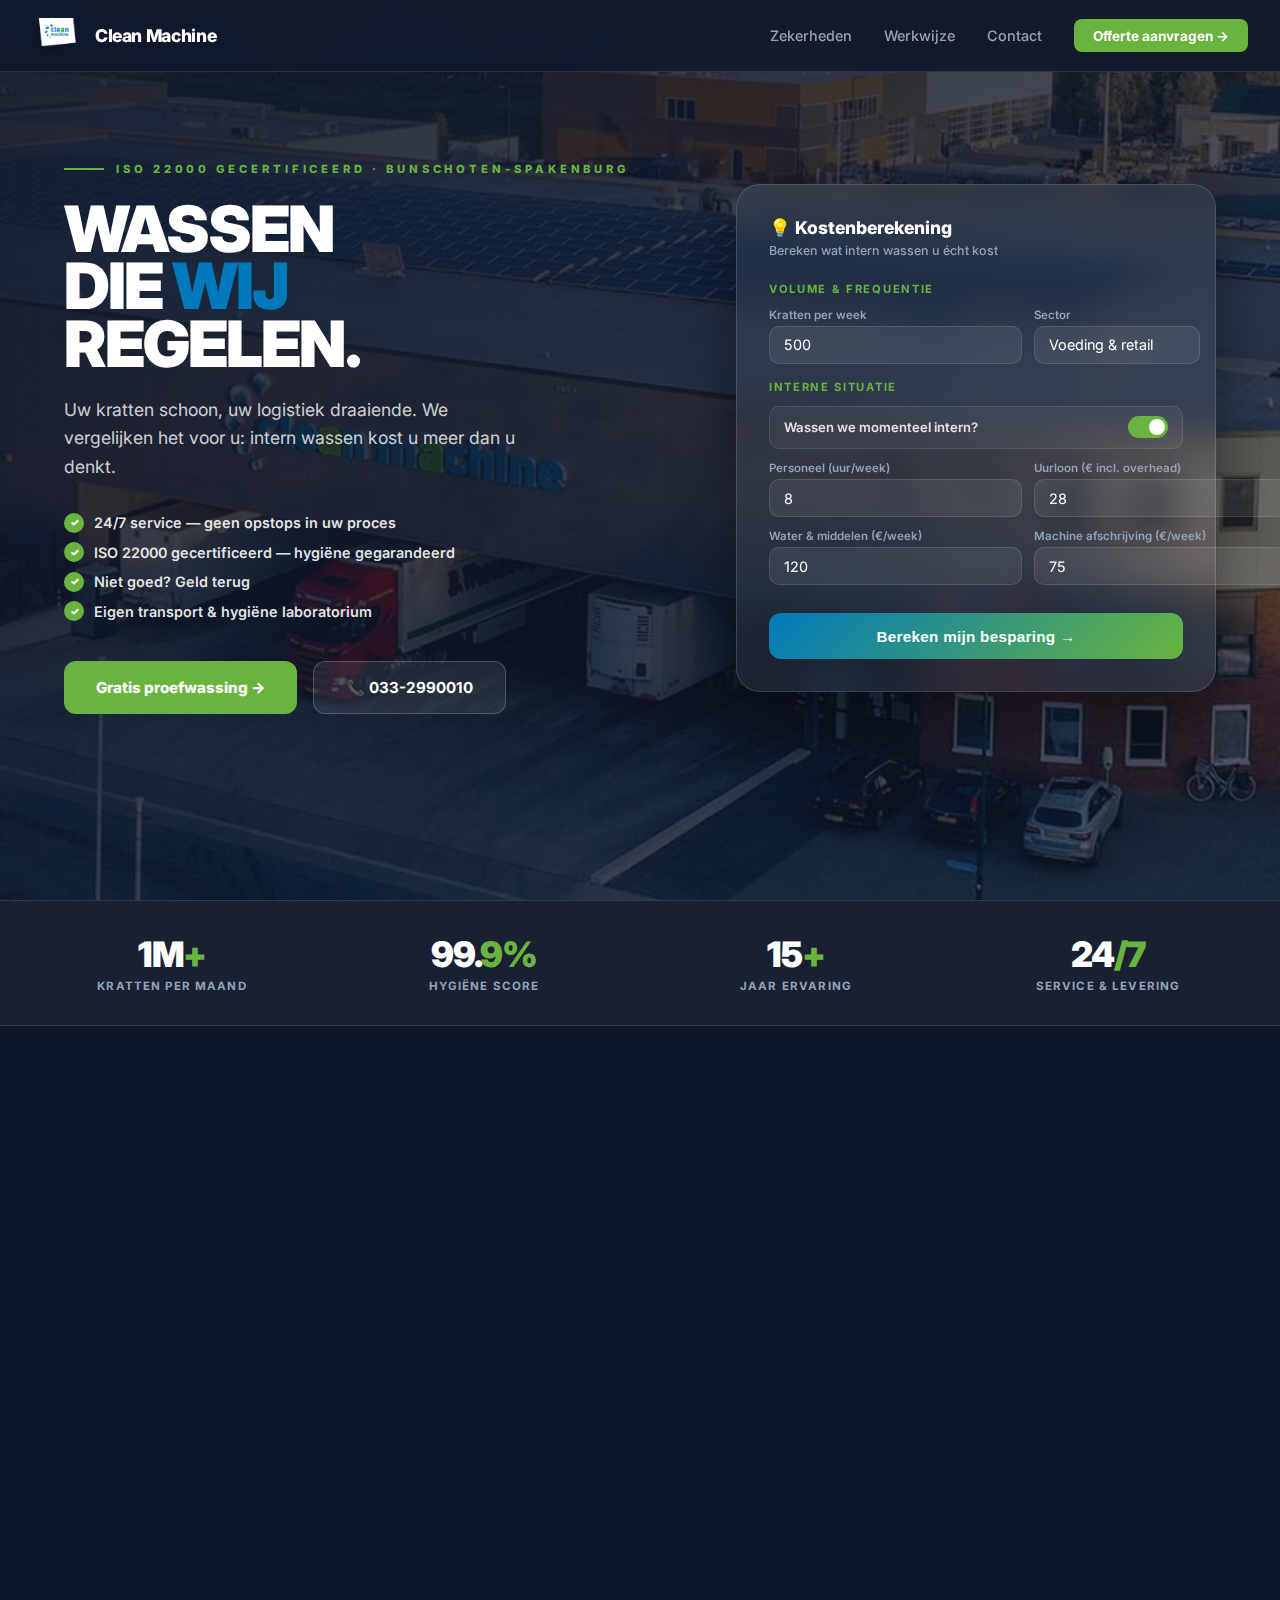
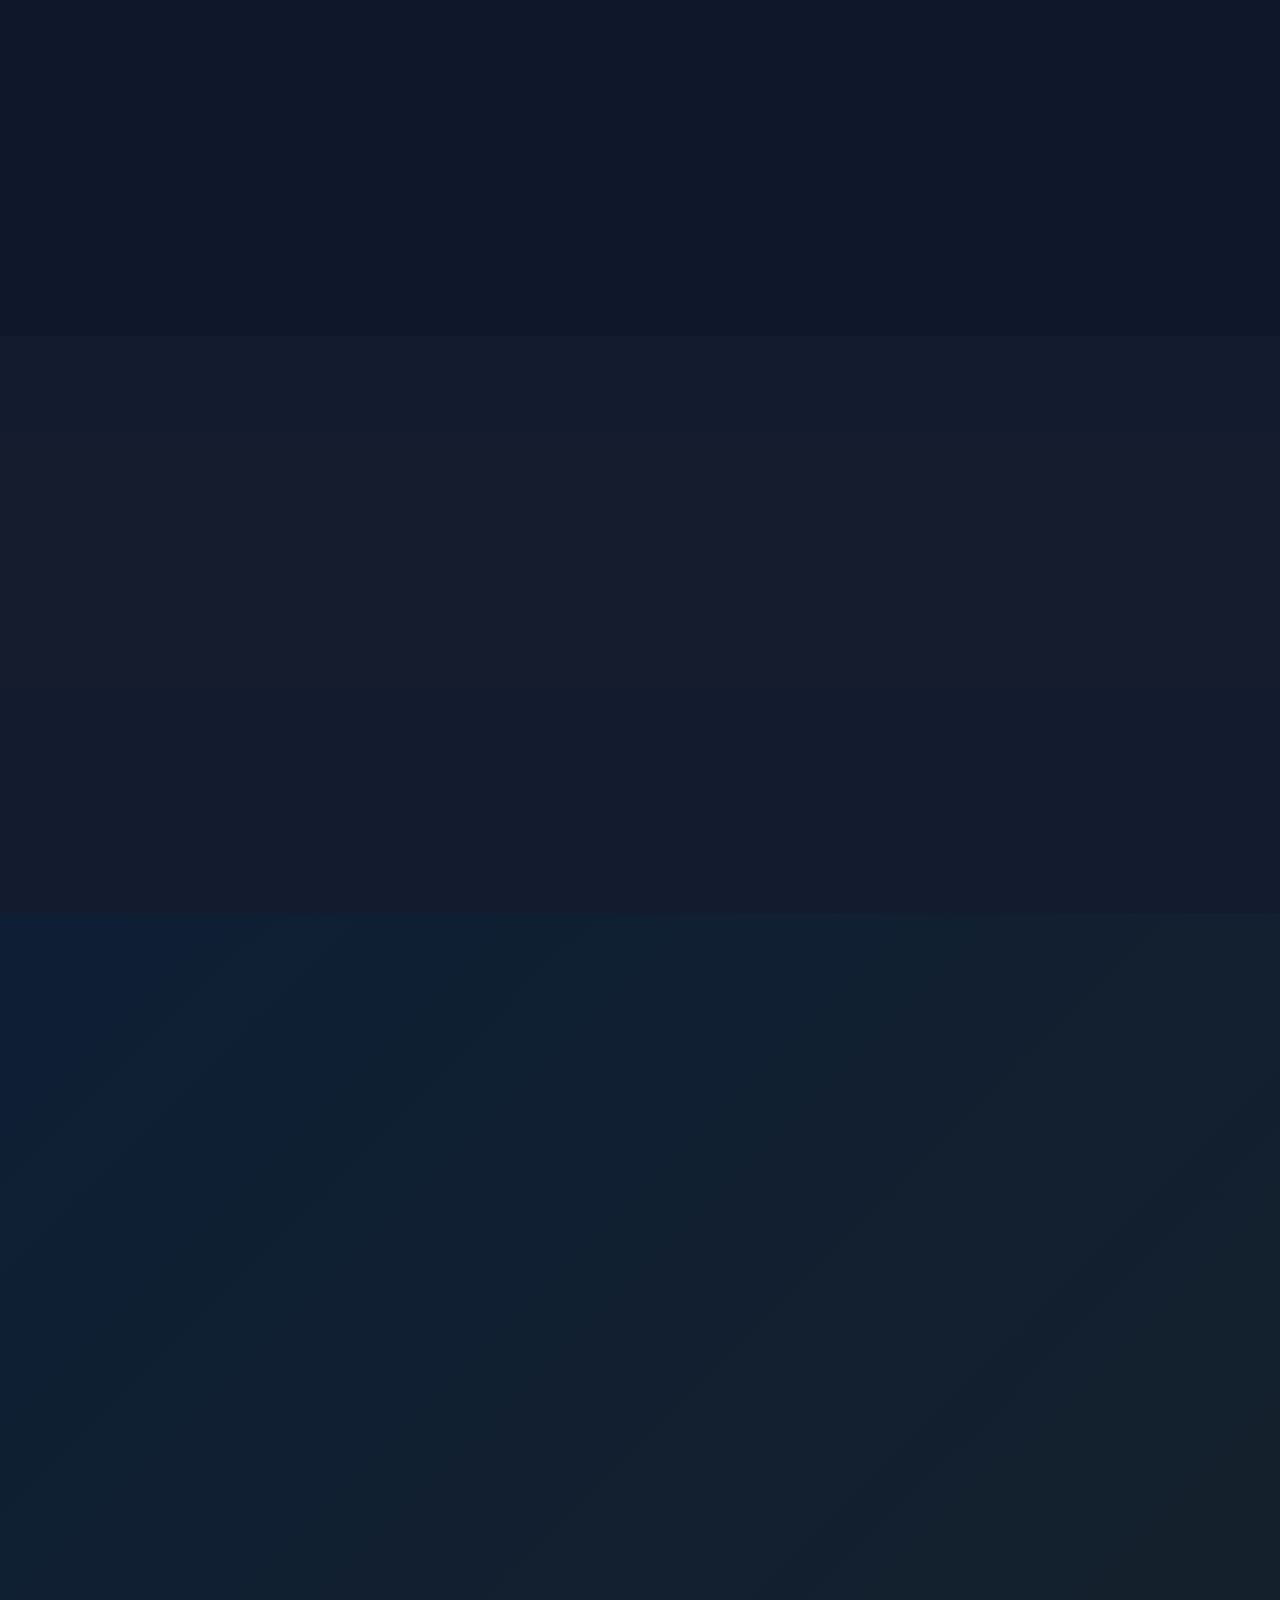
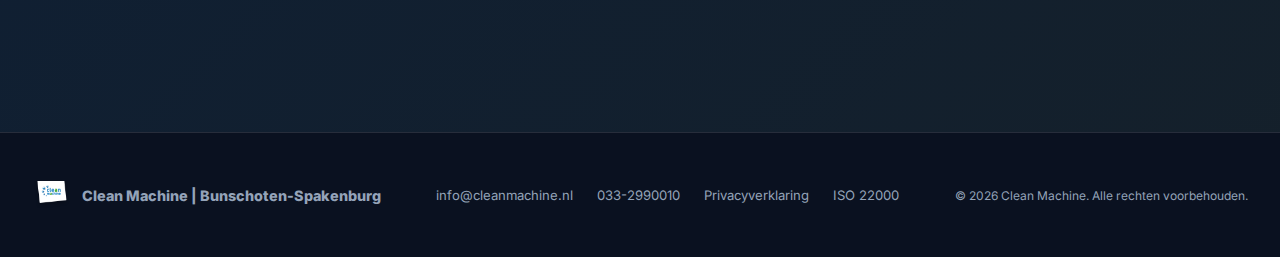
<file: clean-machine/index.html>
<!DOCTYPE html>
<html lang="nl">
<head>
  <meta charset="UTF-8">
  <meta name="viewport" content="width=device-width, initial-scale=1.0">
  <title>Clean Machine | Professionele Krattenwasserij — Bereken uw besparing</title>
  <meta name="description" content="Clean Machine: ISO 22000 gecertificeerde krattenwasserij in Bunschoten-Spakenburg. Bereken direct uw besparing bij uitbesteden.">
  <link rel="icon" type="image/png" href="images/logo.png">
  <link href="https://fonts.googleapis.com/css2?family=Inter:wght@300;400;500;600;700;800;900&display=swap" rel="stylesheet">
  <style>
    *, *::before, *::after { box-sizing: border-box; margin: 0; padding: 0; }
    :root {
      --blue: #0079bc;
      --green: #69b43e;
      --dark: #0f172a;
      --mid: #1e293b;
      --text: #f8fafc;
      --muted: #94a3b8;
      --card: rgba(255,255,255,0.06);
      --card-border: rgba(255,255,255,0.12);
    }
    html { scroll-behavior: smooth; }
    body {
      font-family: 'Inter', sans-serif;
      background: var(--dark);
      color: var(--text);
      overflow-x: hidden;
    }

    /* ── HEADER ── */
    header {
      position: fixed; top: 0; left: 0; right: 0; z-index: 100;
      background: rgba(15,23,42,0.85);
      backdrop-filter: blur(16px);
      border-bottom: 1px solid var(--card-border);
      padding: 0 2rem;
      height: 72px;
      display: flex; align-items: center; justify-content: space-between;
    }
    .logo { display: flex; align-items: center; gap: 12px; text-decoration: none; }
    .logo img { height: 36px; }
    .logo span { font-weight: 800; font-size: 1.1rem; color: #fff; letter-spacing: -0.02em; }
    nav { display: flex; gap: 2rem; align-items: center; }
    nav a { color: var(--muted); text-decoration: none; font-size: 0.9rem; font-weight: 500; transition: color .2s; }
    nav a:hover { color: #fff; }
    .btn-nav {
      background: var(--green); color: #fff; padding: 0.55rem 1.2rem;
      border-radius: 8px; font-weight: 700; font-size: 0.85rem;
      text-decoration: none; transition: background .2s;
    }
    .btn-nav:hover { background: var(--blue); color: #fff; }

    /* ── HERO ── */
    #home {
      min-height: 100vh;
      padding-top: 72px;
      position: relative;
      display: flex; align-items: center;
      overflow: hidden;
    }
    .hero-bg {
      position: absolute; inset: 0;
      background-image: url('images/header.jpg');
      background-size: cover; background-position: center;
    }
    .hero-bg::after {
      content: '';
      position: absolute; inset: 0;
      background: linear-gradient(135deg, rgba(15,23,42,0.92) 0%, rgba(15,23,42,0.75) 60%, rgba(15,23,42,0.6) 100%);
    }
    .hero-container {
      position: relative; z-index: 2;
      width: 100%; max-width: 1280px;
      margin: 0 auto;
      padding: 4rem 2rem;
      display: grid;
      grid-template-columns: 1fr 480px;
      gap: 4rem;
      align-items: center;
    }
    .hero-left {}
    .hero-eyebrow {
      display: flex; align-items: center; gap: 12px;
      margin-bottom: 1.5rem;
    }
    .hero-eyebrow span {
      font-size: 0.7rem; font-weight: 800; letter-spacing: 0.35em;
      text-transform: uppercase; color: var(--green);
    }
    .hero-eyebrow::before {
      content: ''; width: 40px; height: 2px;
      background: var(--green); flex-shrink: 0;
    }
    h1 {
      font-size: clamp(2.8rem, 5vw, 5rem);
      font-weight: 900; line-height: 0.9;
      letter-spacing: -0.03em; color: #fff;
      margin-bottom: 1.5rem;
    }
    h1 .accent { color: var(--blue); }
    .hero-sub {
      font-size: 1.1rem; color: rgba(255,255,255,0.8);
      line-height: 1.6; max-width: 460px;
      margin-bottom: 2rem;
    }
    .usp-list {
      display: flex; flex-direction: column; gap: 0.6rem;
      margin-bottom: 2.5rem;
    }
    .usp-item {
      display: flex; align-items: center; gap: 10px;
      font-size: 0.9rem; font-weight: 600; color: rgba(255,255,255,0.9);
    }
    .usp-item::before {
      content: '✓';
      width: 20px; height: 20px;
      background: var(--green); color: #fff;
      border-radius: 50%; display: flex; align-items: center; justify-content: center;
      font-size: 0.65rem; font-weight: 900; flex-shrink: 0;
    }
    .hero-ctas { display: flex; gap: 1rem; flex-wrap: wrap; }
    .btn-primary {
      background: var(--green); color: #fff;
      padding: 1rem 2rem; border-radius: 12px;
      font-weight: 800; font-size: 0.95rem;
      text-decoration: none; transition: all .25s;
      display: inline-flex; align-items: center; gap: 8px;
    }
    .btn-primary:hover { background: var(--blue); transform: translateY(-2px); box-shadow: 0 8px 24px rgba(0,121,188,0.4); }
    .btn-secondary {
      background: rgba(255,255,255,0.08); color: #fff;
      padding: 1rem 2rem; border-radius: 12px;
      font-weight: 700; font-size: 0.95rem;
      text-decoration: none; border: 1px solid rgba(255,255,255,0.2);
      transition: all .25s;
      display: inline-flex; align-items: center; gap: 8px;
    }
    .btn-secondary:hover { background: rgba(255,255,255,0.15); }

    /* ── CALCULATOR CARD ── */
    .calc-card {
      background: rgba(255,255,255,0.06);
      backdrop-filter: blur(20px);
      border: 1px solid rgba(255,255,255,0.14);
      border-radius: 24px;
      padding: 2rem;
      box-shadow: 0 24px 64px rgba(0,0,0,0.4);
    }
    .calc-header {
      margin-bottom: 1.5rem;
    }
    .calc-title {
      font-size: 1.1rem; font-weight: 800; color: #fff;
      margin-bottom: 0.3rem;
    }
    .calc-subtitle {
      font-size: 0.78rem; color: var(--muted); font-weight: 500;
    }
    .calc-section-label {
      font-size: 0.7rem; font-weight: 700; letter-spacing: 0.15em;
      text-transform: uppercase; color: var(--green);
      margin-bottom: 0.75rem; margin-top: 1rem;
    }
    .calc-row {
      display: grid; grid-template-columns: 1fr 1fr; gap: 0.75rem;
      margin-bottom: 0.75rem;
    }
    .calc-row.full { grid-template-columns: 1fr; }
    .form-group { display: flex; flex-direction: column; gap: 4px; }
    .form-group label {
      font-size: 0.72rem; font-weight: 600; color: var(--muted);
    }
    .form-group input, .form-group select {
      background: rgba(255,255,255,0.08);
      border: 1px solid rgba(255,255,255,0.12);
      color: #fff; border-radius: 10px;
      padding: 0.6rem 0.85rem; font-size: 0.9rem;
      font-family: inherit; outline: none;
      transition: border-color .2s;
      -webkit-appearance: none; appearance: none;
    }
    .form-group input:focus, .form-group select:focus {
      border-color: var(--blue);
    }
    .form-group select option { background: #1e293b; color: #fff; }
    .toggle-row {
      display: flex; align-items: center; justify-content: space-between;
      background: rgba(255,255,255,0.05);
      border: 1px solid rgba(255,255,255,0.1);
      border-radius: 10px; padding: 0.6rem 0.85rem;
      margin-bottom: 0.75rem;
    }
    .toggle-label { font-size: 0.82rem; font-weight: 600; color: rgba(255,255,255,0.85); }
    .toggle {
      position: relative; width: 40px; height: 22px;
      cursor: pointer;
    }
    .toggle input { opacity: 0; width: 0; height: 0; }
    .toggle-slider {
      position: absolute; inset: 0;
      background: rgba(255,255,255,0.15); border-radius: 22px;
      transition: .3s;
    }
    .toggle-slider::before {
      content: ''; position: absolute;
      width: 16px; height: 16px; border-radius: 50%;
      background: #fff; left: 3px; top: 3px;
      transition: .3s;
    }
    .toggle input:checked + .toggle-slider { background: var(--green); }
    .toggle input:checked + .toggle-slider::before { transform: translateX(18px); }

    .calc-btn {
      width: 100%; background: linear-gradient(135deg, var(--blue), var(--green));
      color: #fff; border: none; border-radius: 12px;
      padding: 0.9rem; font-size: 0.95rem; font-weight: 800;
      cursor: pointer; margin-top: 1rem; letter-spacing: 0.02em;
      transition: opacity .2s, transform .2s;
    }
    .calc-btn:hover { opacity: 0.9; transform: translateY(-1px); }

    /* ── RESULTS PANEL ── */
    .results-panel {
      display: none;
      margin-top: 1.25rem;
      background: rgba(0,121,188,0.08);
      border: 1px solid rgba(0,121,188,0.25);
      border-radius: 16px;
      padding: 1.25rem;
    }
    .results-panel.show { display: block; }
    .result-grid {
      display: grid; grid-template-columns: 1fr 1fr;
      gap: 0.75rem; margin-bottom: 1rem;
    }
    .result-item {
      background: rgba(255,255,255,0.05);
      border-radius: 10px; padding: 0.75rem;
      text-align: center;
    }
    .result-item .val {
      font-size: 1.3rem; font-weight: 900; color: #fff;
    }
    .result-item .val.green { color: var(--green); }
    .result-item .val.blue { color: #60c8ff; }
    .result-item .lbl {
      font-size: 0.68rem; color: var(--muted); font-weight: 600;
      margin-top: 2px; line-height: 1.3;
    }
    .result-disclaimer {
      font-size: 0.68rem; color: var(--muted); line-height: 1.5;
      margin-top: 0.5rem;
    }
    .result-cta-btn {
      width: 100%; background: var(--green); color: #fff;
      border: none; border-radius: 12px; padding: 0.85rem;
      font-size: 0.9rem; font-weight: 800; cursor: pointer;
      margin-top: 1rem; transition: background .2s;
    }
    .result-cta-btn:hover { background: var(--blue); }

    /* ── STATS BAR ── */
    .stats-bar {
      background: rgba(255,255,255,0.04);
      border-top: 1px solid var(--card-border);
      border-bottom: 1px solid var(--card-border);
      padding: 2rem 0;
    }
    .stats-bar-inner {
      max-width: 1280px; margin: 0 auto; padding: 0 2rem;
      display: grid; grid-template-columns: repeat(4, 1fr);
      gap: 2rem; text-align: center;
    }
    .stat-val { font-size: 2.2rem; font-weight: 900; color: #fff; letter-spacing: -0.03em; }
    .stat-val span { color: var(--green); }
    .stat-lbl { font-size: 0.72rem; font-weight: 700; letter-spacing: 0.1em; text-transform: uppercase; color: var(--muted); margin-top: 4px; }

    /* ── SECTIONS ── */
    section { padding: 6rem 2rem; }
    .section-inner { max-width: 1280px; margin: 0 auto; }
    .section-label {
      font-size: 0.7rem; font-weight: 800; letter-spacing: 0.35em;
      text-transform: uppercase; color: var(--green);
      margin-bottom: 0.75rem;
    }
    .section-title {
      font-size: clamp(2rem, 3.5vw, 3rem);
      font-weight: 900; letter-spacing: -0.03em;
      line-height: 1.05; margin-bottom: 1rem;
    }
    .section-sub {
      font-size: 1.05rem; color: var(--muted);
      max-width: 600px; line-height: 1.7;
    }

    /* ── USP BENTO ── */
    .bento-grid {
      display: grid;
      grid-template-columns: repeat(3, 1fr);
      gap: 1.5rem; margin-top: 3rem;
    }
    .bento-card {
      background: var(--card);
      border: 1px solid var(--card-border);
      border-radius: 20px; padding: 2rem;
      transition: border-color .3s, transform .3s;
    }
    .bento-card:hover { border-color: rgba(0,121,188,0.5); transform: translateY(-4px); }
    .bento-icon {
      width: 48px; height: 48px; border-radius: 12px;
      background: rgba(0,121,188,0.15); display: flex;
      align-items: center; justify-content: center;
      margin-bottom: 1rem; font-size: 1.5rem;
    }
    .bento-card h3 { font-size: 1.1rem; font-weight: 800; margin-bottom: 0.5rem; }
    .bento-card p { font-size: 0.88rem; color: var(--muted); line-height: 1.6; }

    /* ── PROCESS ── */
    .process-grid {
      display: grid; grid-template-columns: repeat(4, 1fr);
      gap: 1.5rem; margin-top: 3rem; position: relative;
    }
    .process-step {
      text-align: center; padding: 2rem 1rem;
      background: var(--card);
      border: 1px solid var(--card-border);
      border-radius: 20px;
    }
    .step-num {
      width: 48px; height: 48px; border-radius: 50%;
      background: linear-gradient(135deg, var(--blue), var(--green));
      color: #fff; font-weight: 900; font-size: 1.1rem;
      display: flex; align-items: center; justify-content: center;
      margin: 0 auto 1rem;
    }
    .process-step h3 { font-size: 1rem; font-weight: 800; margin-bottom: 0.5rem; }
    .process-step p { font-size: 0.82rem; color: var(--muted); line-height: 1.5; }

    /* ── CONTACT / FUNNEL ── */
    #contact {
      background: linear-gradient(135deg, rgba(0,121,188,0.08), rgba(105,180,62,0.06));
    }
    .contact-inner {
      max-width: 1280px; margin: 0 auto;
      display: grid; grid-template-columns: 1fr 1fr;
      gap: 5rem; align-items: center;
    }
    .contact-left h2 { font-size: clamp(2rem,3.5vw,3rem); font-weight: 900; letter-spacing: -0.03em; margin-bottom: 1rem; }
    .contact-left p { color: var(--muted); line-height: 1.7; margin-bottom: 2rem; }
    .contact-perks { display: flex; flex-direction: column; gap: 0.75rem; }
    .perk {
      display: flex; align-items: flex-start; gap: 12px;
      font-size: 0.9rem; color: rgba(255,255,255,0.85);
    }
    .perk-icon {
      width: 28px; height: 28px; border-radius: 8px;
      background: rgba(105,180,62,0.15); flex-shrink: 0;
      display: flex; align-items: center; justify-content: center;
      font-size: 0.85rem; margin-top: 1px;
    }

    /* Lead form */
    .lead-form {
      background: rgba(255,255,255,0.05);
      border: 1px solid var(--card-border);
      border-radius: 24px; padding: 2.5rem;
    }
    .lead-form h3 {
      font-size: 1.3rem; font-weight: 800; margin-bottom: 0.4rem;
    }
    .lead-form .form-desc {
      font-size: 0.83rem; color: var(--muted); margin-bottom: 1.75rem; line-height: 1.5;
    }
    .lf-group { margin-bottom: 1rem; }
    .lf-group label {
      display: block; font-size: 0.78rem; font-weight: 600;
      color: var(--muted); margin-bottom: 5px;
    }
    .lf-group input, .lf-group select, .lf-group textarea {
      width: 100%;
      background: rgba(255,255,255,0.07);
      border: 1px solid rgba(255,255,255,0.12);
      color: #fff; border-radius: 12px;
      padding: 0.75rem 1rem; font-size: 0.92rem;
      font-family: inherit; outline: none; transition: border-color .2s;
      -webkit-appearance: none; appearance: none;
    }
    .lf-group input:focus, .lf-group select:focus, .lf-group textarea:focus {
      border-color: var(--blue);
    }
    .lf-group textarea { resize: vertical; min-height: 80px; }
    .lf-row { display: grid; grid-template-columns: 1fr 1fr; gap: 1rem; }
    .submit-btn {
      width: 100%; background: var(--green); color: #fff;
      border: none; border-radius: 14px; padding: 1rem;
      font-size: 1rem; font-weight: 800; cursor: pointer;
      letter-spacing: 0.02em; margin-top: 0.5rem;
      transition: background .25s, transform .25s, box-shadow .25s;
    }
    .submit-btn:hover {
      background: var(--blue);
      transform: translateY(-2px);
      box-shadow: 0 8px 24px rgba(0,121,188,0.4);
    }
    .form-privacy {
      font-size: 0.7rem; color: var(--muted); margin-top: 0.75rem;
      text-align: center; line-height: 1.4;
    }
    .success-msg {
      display: none; text-align: center; padding: 2rem;
    }
    .success-msg .big-check {
      width: 64px; height: 64px; border-radius: 50%;
      background: rgba(105,180,62,0.2);
      display: flex; align-items: center; justify-content: center;
      font-size: 2rem; margin: 0 auto 1rem;
    }
    .success-msg h4 { font-size: 1.3rem; font-weight: 800; margin-bottom: 0.5rem; }
    .success-msg p { color: var(--muted); font-size: 0.9rem; line-height: 1.6; }

    /* ── FOOTER ── */
    footer {
      background: #0a1120;
      border-top: 1px solid var(--card-border);
      padding: 3rem 2rem;
    }
    .footer-inner {
      max-width: 1280px; margin: 0 auto;
      display: flex; justify-content: space-between;
      align-items: center; flex-wrap: wrap; gap: 1.5rem;
    }
    .footer-logo { display: flex; align-items: center; gap: 10px; }
    .footer-logo img { height: 28px; }
    .footer-logo span { font-weight: 800; color: var(--muted); font-size: 0.9rem; }
    .footer-links { display: flex; gap: 1.5rem; flex-wrap: wrap; }
    .footer-links a { color: var(--muted); font-size: 0.82rem; text-decoration: none; transition: color .2s; }
    .footer-links a:hover { color: #fff; }
    .footer-copy { color: var(--muted); font-size: 0.75rem; }

    /* ── MOBILE ── */
    @media (max-width: 1024px) {
      .hero-container { grid-template-columns: 1fr; gap: 3rem; }
      .calc-card { max-width: 100%; }
      .bento-grid { grid-template-columns: 1fr 1fr; }
      .process-grid { grid-template-columns: 1fr 1fr; }
      .contact-inner { grid-template-columns: 1fr; gap: 3rem; }
      .stats-bar-inner { grid-template-columns: repeat(2,1fr); }
    }
    @media (max-width: 640px) {
      nav { display: none; }
      h1 { font-size: 2.6rem; }
      .bento-grid { grid-template-columns: 1fr; }
      .process-grid { grid-template-columns: 1fr; }
      .calc-row { grid-template-columns: 1fr; }
      .lf-row { grid-template-columns: 1fr; }
      .result-grid { grid-template-columns: 1fr 1fr; }
      .stats-bar-inner { grid-template-columns: repeat(2,1fr); }
    }

    /* Scroll reveal */
    .reveal { opacity: 0; transform: translateY(30px); transition: opacity .6s ease, transform .6s ease; }
    .reveal.visible { opacity: 1; transform: none; }
  </style>
</head>
<body>

<!-- HEADER -->
<header>
  <a class="logo" href="#">
    <img src="images/logo.png" alt="Clean Machine">
    <span>Clean Machine</span>
  </a>
  <nav>
    <a href="#zekerheden">Zekerheden</a>
    <a href="#werkwijze">Werkwijze</a>
    <a href="#contact">Contact</a>
    <a class="btn-nav" href="#contact">Offerte aanvragen →</a>
  </nav>
</header>

<!-- HERO -->
<section id="home">
  <div class="hero-bg"></div>
  <div class="hero-container">
    <div class="hero-left">
      <div class="hero-eyebrow"><span>ISO 22000 Gecertificeerd · Bunschoten-Spakenburg</span></div>
      <h1>WASSEN<br>DIE <span class="accent">WIJ</span><br>REGELEN.</h1>
      <p class="hero-sub">
        Uw kratten schoon, uw logistiek draaiende. We vergelijken het voor u: intern wassen kost u meer dan u denkt.
      </p>
      <div class="usp-list">
        <div class="usp-item">24/7 service — geen opstops in uw proces</div>
        <div class="usp-item">ISO 22000 gecertificeerd — hygiëne gegarandeerd</div>
        <div class="usp-item">Niet goed? Geld terug</div>
        <div class="usp-item">Eigen transport & hygiëne laboratorium</div>
      </div>
      <div class="hero-ctas">
        <a href="#contact" class="btn-primary">Gratis proefwassing →</a>
        <a href="tel:0332990010" class="btn-secondary">📞 033-2990010</a>
      </div>
    </div>

    <!-- CALCULATOR CARD -->
    <div class="calc-card">
      <div class="calc-header">
        <div class="calc-title">💡 Kostenberekening</div>
        <div class="calc-subtitle">Bereken wat intern wassen u écht kost</div>
      </div>

      <div class="calc-section-label">Volume & frequentie</div>
      <div class="calc-row">
        <div class="form-group">
          <label>Kratten per week</label>
          <input type="number" id="calc-volume" value="500" min="50" step="50">
        </div>
        <div class="form-group">
          <label>Sector</label>
          <select id="calc-sector">
            <option value="food">Voeding & retail</option>
            <option value="care">Zorg & schoonmaak</option>
            <option value="hospitality">Horeca</option>
            <option value="logistics">Logistiek</option>
          </select>
        </div>
      </div>

      <div class="calc-section-label">Interne situatie</div>
      <div class="toggle-row">
        <span class="toggle-label">Wassen we momenteel intern?</span>
        <label class="toggle">
          <input type="checkbox" id="calc-intern" checked>
          <span class="toggle-slider"></span>
        </label>
      </div>
      <div class="calc-row">
        <div class="form-group">
          <label>Personeel (uur/week)</label>
          <input type="number" id="calc-uren" value="8" min="1" step="1">
        </div>
        <div class="form-group">
          <label>Uurloon (€ incl. overhead)</label>
          <input type="number" id="calc-loon" value="28" min="15" step="1">
        </div>
      </div>
      <div class="calc-row">
        <div class="form-group">
          <label>Water & middelen (€/week)</label>
          <input type="number" id="calc-kosten" value="120" min="0" step="10">
        </div>
        <div class="form-group">
          <label>Machine afschrijving (€/week)</label>
          <input type="number" id="calc-machine" value="75" min="0" step="5">
        </div>
      </div>

      <button class="calc-btn" onclick="berekenen()">Bereken mijn besparing →</button>

      <!-- RESULTS -->
      <div class="results-panel" id="results">
        <div style="font-size:0.78rem;font-weight:700;letter-spacing:.15em;text-transform:uppercase;color:var(--green);margin-bottom:.75rem;">📊 Uw indicatie</div>
        <div class="result-grid">
          <div class="result-item">
            <div class="val" id="res-intern">€ —</div>
            <div class="lbl">Interne kosten<br>per jaar</div>
          </div>
          <div class="result-item">
            <div class="val green" id="res-besparing">€ —</div>
            <div class="lbl">Indicatieve<br>besparing/jaar</div>
          </div>
          <div class="result-item">
            <div class="val blue" id="res-tijd">— uur</div>
            <div class="lbl">Tijdwinst<br>per jaar</div>
          </div>
          <div class="result-item">
            <div class="val green" id="res-pct">— %</div>
            <div class="lbl">Efficiëncy-<br>winst</div>
          </div>
        </div>
        <p class="result-disclaimer">
          ⚠️ Dit is een indicatieve berekening op basis van gemiddelden. Exacte offerte ontvangt u na een vrijblijvend gesprek.
        </p>
        <button class="result-cta-btn" onclick="scrollToContact()">Ontvang vrijblijvende berekening →</button>
      </div>
    </div>
  </div>
</section>

<!-- STATS -->
<div class="stats-bar">
  <div class="stats-bar-inner">
    <div>
      <div class="stat-val">1M<span>+</span></div>
      <div class="stat-lbl">Kratten per maand</div>
    </div>
    <div>
      <div class="stat-val">99.<span>9%</span></div>
      <div class="stat-lbl">Hygiëne score</div>
    </div>
    <div>
      <div class="stat-val">15<span>+</span></div>
      <div class="stat-lbl">Jaar ervaring</div>
    </div>
    <div>
      <div class="stat-val">24<span>/7</span></div>
      <div class="stat-lbl">Service & levering</div>
    </div>
  </div>
</div>

<!-- ZEKERHEDEN -->
<section id="zekerheden">
  <div class="section-inner">
    <div class="reveal">
      <div class="section-label">Waarom Clean Machine</div>
      <h2 class="section-title">5 Zekerheden die<br>anderen niet bieden</h2>
      <p class="section-sub">Wij nemen geen risico met uw hygiëne. Dat doen wij al 15 jaar niet, en dat doen wij nooit.</p>
    </div>
    <div class="bento-grid">
      <div class="bento-card reveal">
        <div class="bento-icon">🏆</div>
        <h3>ISO 22000 Gecertificeerd</h3>
        <p>Voedselveiligheidscertificering op het hoogste niveau. Elk wasbad gecontroleerd en gedocumenteerd.</p>
      </div>
      <div class="bento-card reveal">
        <div class="bento-icon">🔬</div>
        <h3>Eigen Hygiëne Laboratorium</h3>
        <p>We testen elk batch zelf. Geen aannames — bewezen resultaten. Elke krat 100% bacterievrij gecheckt.</p>
      </div>
      <div class="bento-card reveal">
        <div class="bento-icon">⚡</div>
        <h3>24/7 Service</h3>
        <p>Dag en nacht bereikbaar. Uw productie stopt niet — wij ook niet. Noodservice bij calamiteiten.</p>
      </div>
      <div class="bento-card reveal">
        <div class="bento-icon">🚚</div>
        <h3>Eigen Transport</h3>
        <p>Ophalen en afleveren in heel Nederland. Geen afhankelijkheid van derden. Wij regelen de hele logistiek.</p>
      </div>
      <div class="bento-card reveal">
        <div class="bento-icon">💰</div>
        <h3>Niet Goed? Geld Terug</h3>
        <p>Wij staan achter ons werk. Als een krat onze kwaliteitsstandaard niet haalt, wassen we gratis opnieuw of restitueren wij.</p>
      </div>
      <div class="bento-card reveal">
        <div class="bento-icon">📊</div>
        <h3>Transparante Rapportage</h3>
        <p>Maandelijks rapport met hygiëne scores, wasvolumes en certificaten. Altijd inzicht in uw compliance.</p>
      </div>
    </div>
  </div>
</section>

<!-- WERKWIJZE -->
<section id="werkwijze" style="background: rgba(255,255,255,0.02);">
  <div class="section-inner">
    <div class="reveal">
      <div class="section-label">Werkwijze</div>
      <h2 class="section-title">Van ophalen tot afleveren:<br>4 eenvoudige stappen</h2>
    </div>
    <div class="process-grid">
      <div class="process-step reveal">
        <div class="step-num">1</div>
        <h3>Ophalen</h3>
        <p>Ons team haalt vuile kratten op — op uw planning, niet de onze. Flexibel per dag of per week.</p>
      </div>
      <div class="process-step reveal">
        <div class="step-num">2</div>
        <h3>Reiniging</h3>
        <p>Uniek wasprogramma op maat: temperatuur, reinigingsmiddel en droogproces per krat-type afgesteld.</p>
      </div>
      <div class="process-step reveal">
        <div class="step-num">3</div>
        <h3>Laboratoriumcheck</h3>
        <p>Steekproefcontrole door eigen lab. Rapportage per batch. Certificaat op aanvraag beschikbaar.</p>
      </div>
      <div class="process-step reveal">
        <div class="step-num">4</div>
        <h3>Teruglevering</h3>
        <p>Schone kratten terug op uw dock — op afgesproken tijd. Uw logistiek loopt door zonder onderbreking.</p>
      </div>
    </div>
  </div>
</section>

<!-- CONTACT FUNNEL -->
<section id="contact">
  <div class="contact-inner">
    <div class="contact-left reveal">
      <div class="section-label">Vrijblijvend gesprek</div>
      <h2>Ontvang uw<br>persoonlijke<br>berekening</h2>
      <p>
        Wij maken een exacte kostenvergelijking voor uw specifieke situatie — gratis en geheel vrijblijvend. Gemiddeld zien onze klanten een besparing van 30–45%.
      </p>
      <div class="contact-perks">
        <div class="perk">
          <div class="perk-icon">⚡</div>
          <div>Reactie binnen 24 uur op werkdagen</div>
        </div>
        <div class="perk">
          <div class="perk-icon">📋</div>
          <div>Persoonlijke offerte op maat — geen standaardformulier</div>
        </div>
        <div class="perk">
          <div class="perk-icon">🆓</div>
          <div>Gratis proefwassing om kwaliteit te ervaren</div>
        </div>
        <div class="perk">
          <div class="perk-icon">🤝</div>
          <div>Geen verplichtingen — u beslist</div>
        </div>
      </div>
    </div>

    <div class="reveal">
      <div class="lead-form" id="lead-form-wrapper">
        <h3>Ontvang vrijblijvende berekening</h3>
        <p class="form-desc">Vul uw gegevens in en wij nemen contact op met een exacte berekening voor uw situatie.</p>

        <form id="lead-form" onsubmit="submitForm(event)">
          <div class="lf-row">
            <div class="lf-group">
              <label>Naam *</label>
              <input type="text" id="f-naam" placeholder="Jan de Vries" required>
            </div>
            <div class="lf-group">
              <label>Bedrijfsnaam *</label>
              <input type="text" id="f-bedrijf" placeholder="Uw bedrijf B.V." required>
            </div>
          </div>
          <div class="lf-row">
            <div class="lf-group">
              <label>E-mailadres *</label>
              <input type="email" id="f-email" placeholder="jan@bedrijf.nl" required>
            </div>
            <div class="lf-group">
              <label>Telefoonnummer</label>
              <input type="tel" id="f-tel" placeholder="06-12345678">
            </div>
          </div>
          <div class="lf-group">
            <label>Sector</label>
            <select id="f-sector">
              <option value="">Selecteer uw sector</option>
              <option>Voeding & retail</option>
              <option>Zorg & schoonmaak</option>
              <option>Horeca</option>
              <option>Logistiek & distributie</option>
              <option>Industrie</option>
              <option>Anders</option>
            </select>
          </div>
          <div class="lf-group">
            <label>Uw situatie / vraag (optioneel)</label>
            <textarea id="f-bericht" placeholder="Bijv. hoeveel kratten per week, huidige werkwijze, specifieke vragen..."></textarea>
          </div>
          <button type="submit" class="submit-btn">Ontvang vrijblijvende berekening →</button>
          <p class="form-privacy">🔒 Uw gegevens worden vertrouwelijk behandeld en nooit gedeeld met derden.</p>
        </form>

        <div class="success-msg" id="success-msg">
          <div class="big-check">✅</div>
          <h4>Aanvraag ontvangen!</h4>
          <p>Bedankt, <strong id="success-naam"></strong>. Wij nemen binnen 24 uur contact op met een persoonlijke berekening.<br><br>
          Of bel ons direct: <a href="tel:0332990010" style="color:var(--green)">033-2990010</a></p>
        </div>
      </div>
    </div>
  </div>
</section>

<!-- FOOTER -->
<footer>
  <div class="footer-inner">
    <div class="footer-logo">
      <img src="images/logo.png" alt="Clean Machine">
      <span>Clean Machine | Bunschoten-Spakenburg</span>
    </div>
    <div class="footer-links">
      <a href="mailto:info@cleanmachine.nl">info@cleanmachine.nl</a>
      <a href="tel:0332990010">033-2990010</a>
      <a href="#">Privacyverklaring</a>
      <a href="#">ISO 22000</a>
    </div>
    <div class="footer-copy">© 2026 Clean Machine. Alle rechten voorbehouden.</div>
  </div>
</footer>

<script>
// ── CALCULATOR ──
function fmt(n) {
  return '€ ' + Math.round(n).toLocaleString('nl-NL');
}

function berekenen() {
  const volume  = parseFloat(document.getElementById('calc-volume').value)  || 500;
  const uren    = parseFloat(document.getElementById('calc-uren').value)    || 8;
  const loon    = parseFloat(document.getElementById('calc-loon').value)    || 28;
  const kosten  = parseFloat(document.getElementById('calc-kosten').value)  || 120;
  const machine = parseFloat(document.getElementById('calc-machine').value) || 75;
  const intern  = document.getElementById('calc-intern').checked;

  // Interne kosten per jaar
  const personeelJaar = uren * loon * 52;
  const variabelJaar  = (kosten + machine) * 52;
  const totaalIntern  = intern ? (personeelJaar + variabelJaar) : 0;

  // Uitbesteden: circa €0.35–0.55 per krat afhankelijk van volume
  const sector = document.getElementById('calc-sector').value;
  const tarieven = { food: 0.45, care: 0.50, hospitality: 0.42, logistics: 0.38 };
  const tarief = tarieven[sector] || 0.45;
  const uitbestedenJaar = volume * 52 * tarief;

  const besparing = Math.max(0, totaalIntern - uitbestedenJaar);
  const tijdJaar  = uren * 52;
  const pct       = totaalIntern > 0 ? Math.round((besparing / totaalIntern) * 100) : 0;

  document.getElementById('res-intern').textContent    = fmt(totaalIntern);
  document.getElementById('res-besparing').textContent = besparing > 0 ? fmt(besparing) : 'Vergelijk nu';
  document.getElementById('res-tijd').textContent      = tijdJaar + ' uur';
  document.getElementById('res-pct').textContent       = pct + ' %';

  const panel = document.getElementById('results');
  panel.classList.add('show');
  panel.scrollIntoView({ behavior: 'smooth', block: 'nearest' });
}

function scrollToContact() {
  document.getElementById('contact').scrollIntoView({ behavior: 'smooth' });
}

// ── LEAD FORM ──
function submitForm(e) {
  e.preventDefault();
  const naam = document.getElementById('f-naam').value;
  // In productie: hier AJAX call naar backend / e-mail service
  document.getElementById('lead-form').style.display = 'none';
  document.getElementById('success-naam').textContent = naam;
  document.getElementById('success-msg').style.display = 'block';

  // Send via mailto as fallback (or integrate with backend)
  const bedrijf = document.getElementById('f-bedrijf').value;
  const email   = document.getElementById('f-email').value;
  const tel     = document.getElementById('f-tel').value;
  const sector  = document.getElementById('f-sector').value;
  const bericht = document.getElementById('f-bericht').value;
  const subject = encodeURIComponent('Offerte aanvraag - ' + bedrijf);
  const body    = encodeURIComponent(
    'Naam: ' + naam + '\nBedrijf: ' + bedrijf + '\nEmail: ' + email +
    '\nTelefoon: ' + tel + '\nSector: ' + sector + '\nBericht: ' + bericht
  );
  // Silent mailto — opens in background if possible
  setTimeout(() => {
    window.location.href = 'mailto:info@clean-machine.nl?subject=' + subject + '&body=' + body;
  }, 1500);
}

// ── SCROLL REVEAL ──
const observer = new IntersectionObserver((entries) => {
  entries.forEach(el => {
    if (el.isIntersecting) { el.target.classList.add('visible'); }
  });
}, { threshold: 0.1, rootMargin: '0px 0px -50px 0px' });
document.querySelectorAll('.reveal').forEach(el => observer.observe(el));
</script>

</body>
</html>
</file>
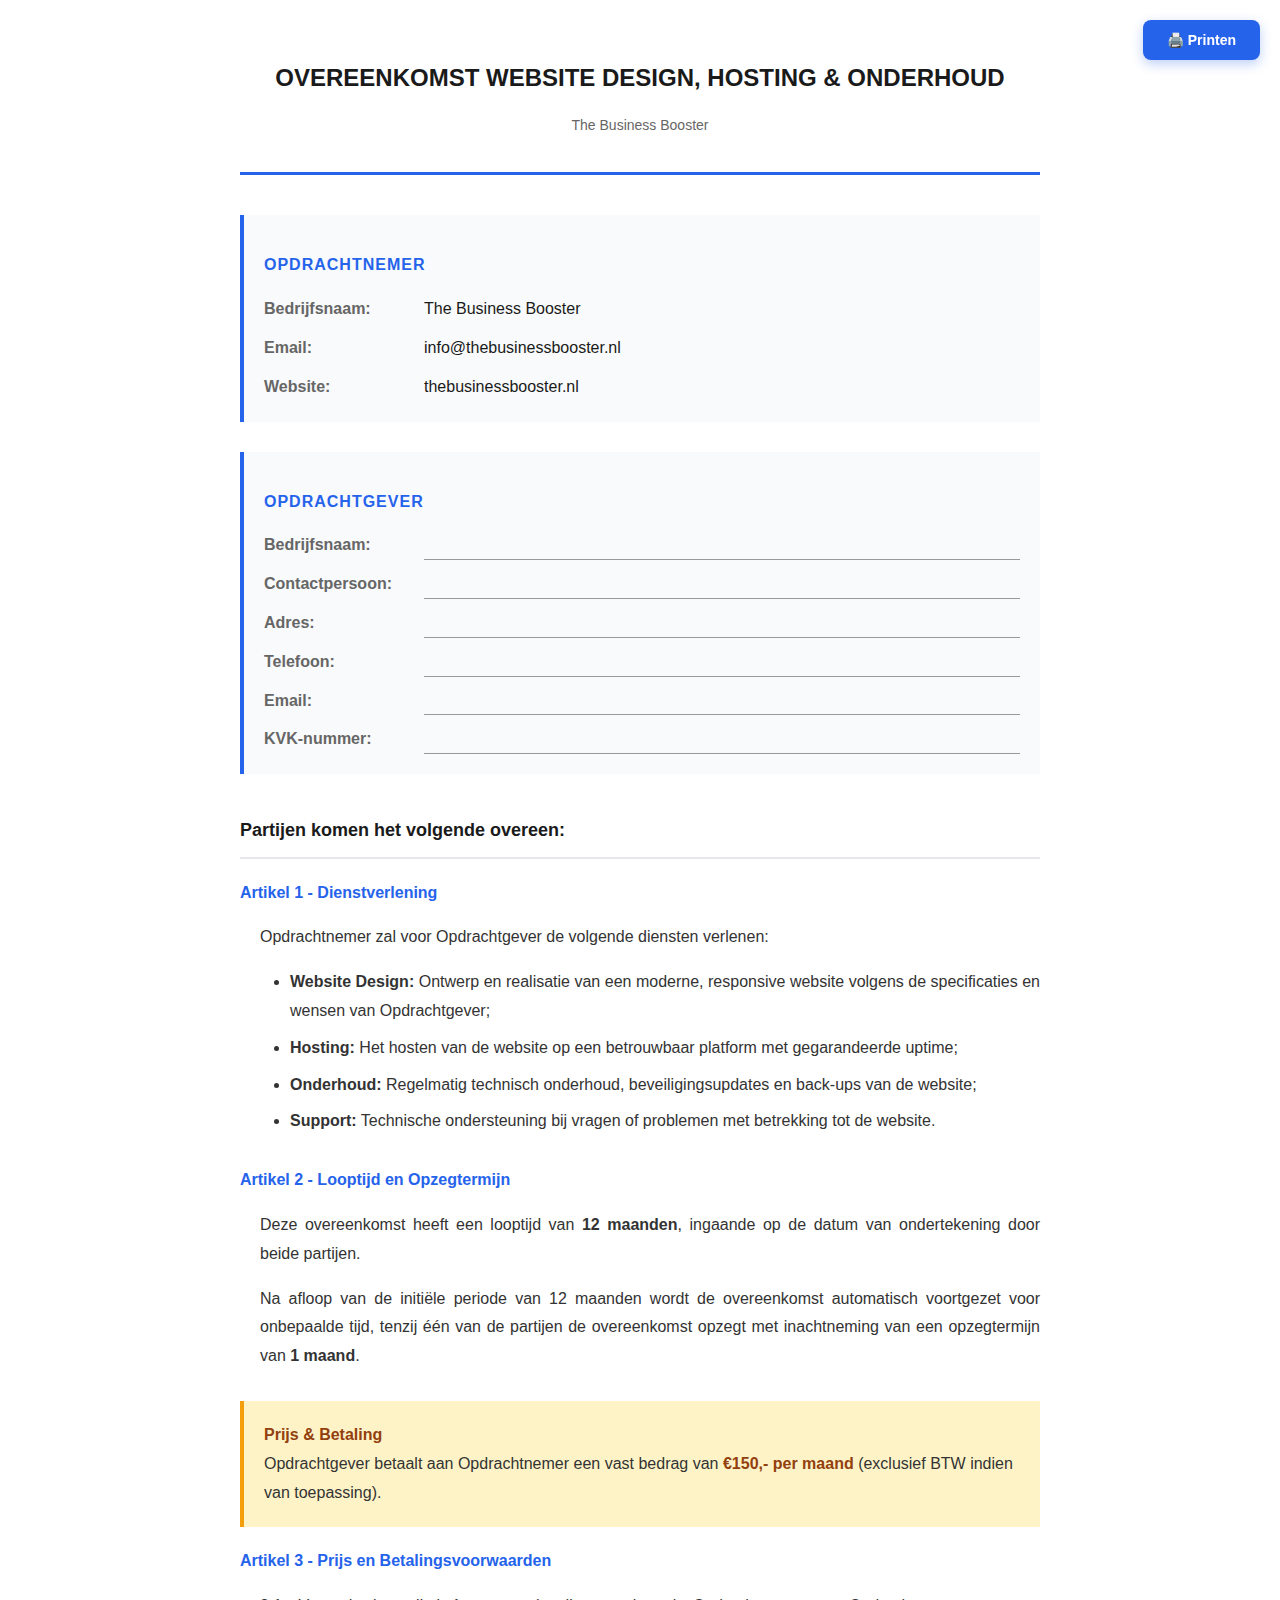
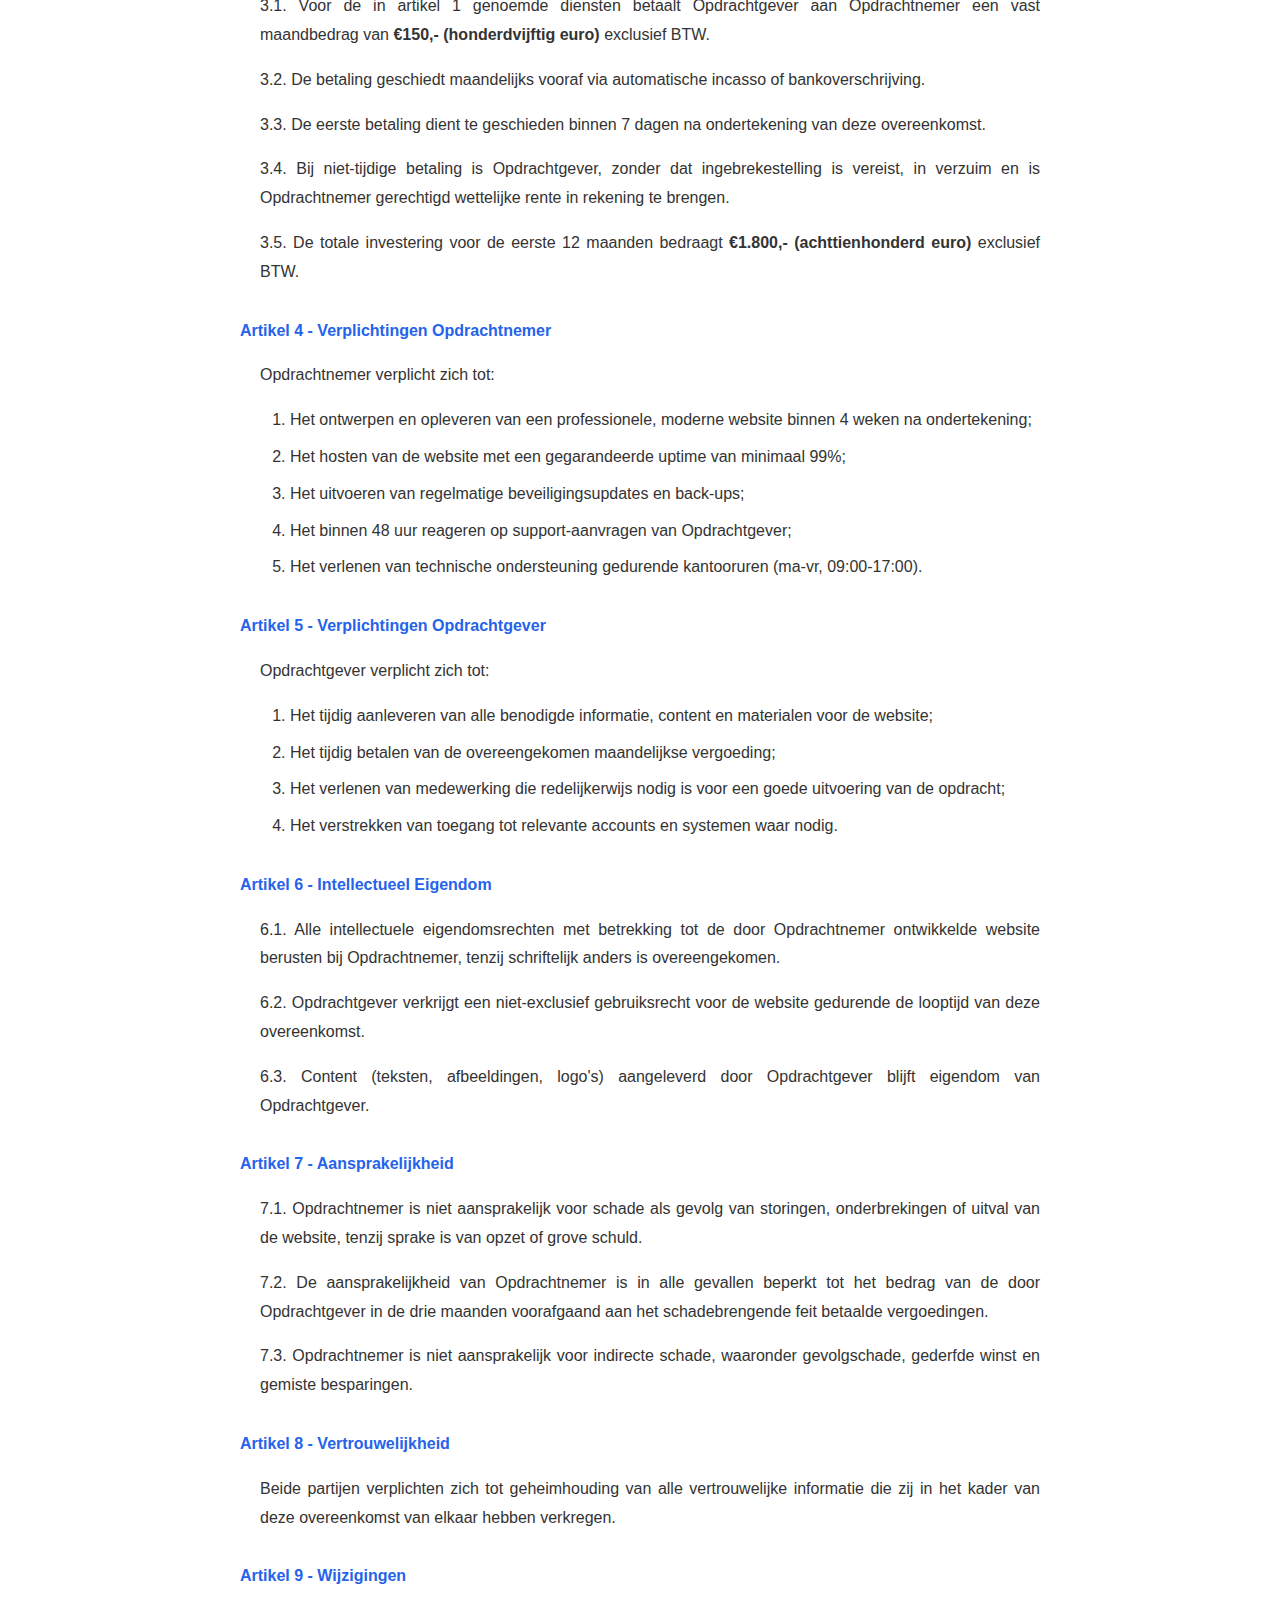
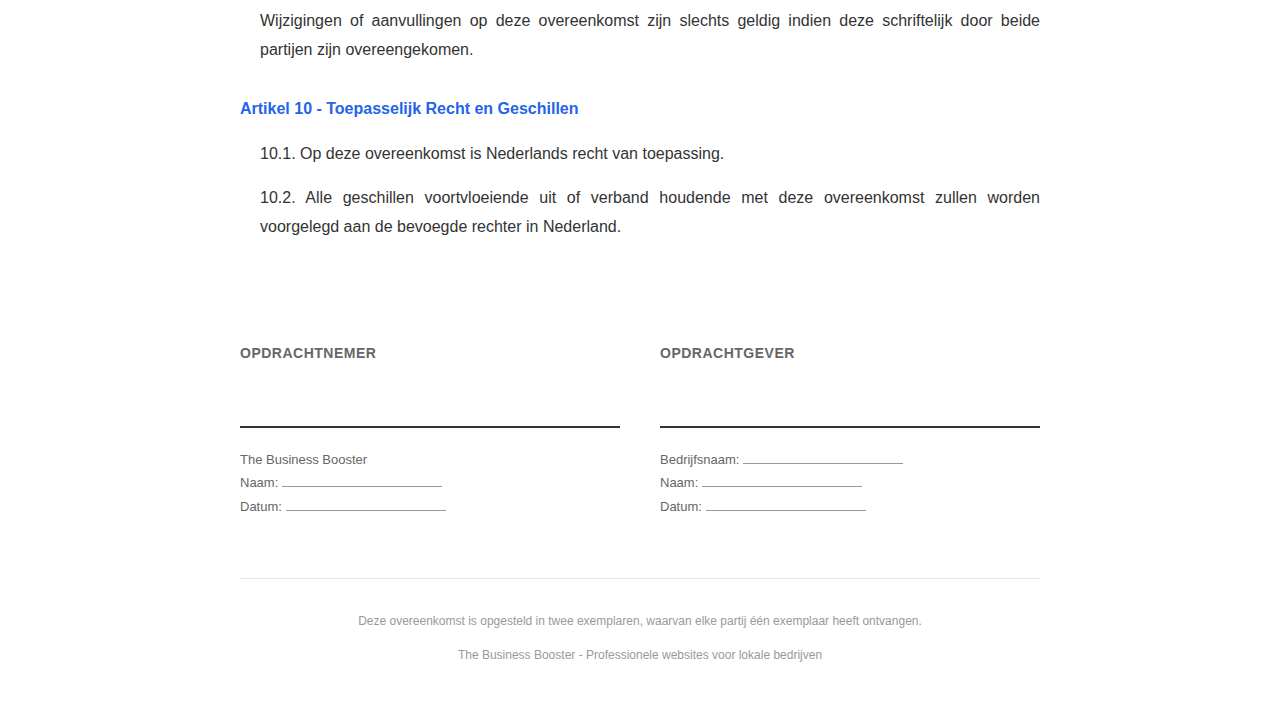
<file: contract.html>
<!DOCTYPE html>
<html lang="nl">
<head>
    <meta charset="UTF-8">
    <meta name="viewport" content="width=device-width, initial-scale=1.0">
    <title>Overeenkomst Website Design & Hosting - The Business Booster</title>
    <style>
        @media print {
            body { margin: 0; padding: 20px; }
            .no-print { display: none; }
            .page-break { page-break-after: always; }
        }
        
        body {
            font-family: 'Helvetica Neue', Arial, sans-serif;
            line-height: 1.8;
            color: #333;
            max-width: 800px;
            margin: 0 auto;
            padding: 40px 20px;
            background: #fff;
        }
        
        .header {
            text-align: center;
            margin-bottom: 40px;
            padding-bottom: 20px;
            border-bottom: 3px solid #2563eb;
        }
        
        .header h1 {
            font-size: 24px;
            color: #1a1a1a;
            margin-bottom: 10px;
        }
        
        .header p {
            color: #666;
            font-size: 14px;
        }
        
        .parties {
            margin-bottom: 40px;
        }
        
        .party {
            margin-bottom: 30px;
            padding: 20px;
            background: #f9fafb;
            border-left: 4px solid #2563eb;
        }
        
        .party h3 {
            font-size: 16px;
            margin-bottom: 15px;
            color: #2563eb;
            text-transform: uppercase;
            letter-spacing: 1px;
        }
        
        .party-info {
            display: grid;
            gap: 10px;
        }
        
        .info-row {
            display: grid;
            grid-template-columns: 150px 1fr;
            gap: 10px;
        }
        
        .info-label {
            font-weight: 600;
            color: #666;
        }
        
        .info-value {
            color: #1a1a1a;
        }
        
        .fill-in {
            border-bottom: 1px solid #999;
            min-width: 300px;
            display: inline-block;
            padding: 2px 5px;
        }
        
        h2 {
            font-size: 18px;
            color: #1a1a1a;
            margin-top: 40px;
            margin-bottom: 20px;
            padding-bottom: 10px;
            border-bottom: 2px solid #e5e7eb;
        }
        
        .article {
            margin-bottom: 30px;
        }
        
        .article-title {
            font-weight: 700;
            color: #2563eb;
            margin-bottom: 10px;
        }
        
        .article-content {
            margin-left: 20px;
            text-align: justify;
        }
        
        ul, ol {
            margin: 15px 0;
            padding-left: 30px;
        }
        
        li {
            margin-bottom: 8px;
        }
        
        .highlight-box {
            background: #fef3c7;
            border-left: 4px solid #f59e0b;
            padding: 20px;
            margin: 20px 0;
        }
        
        .highlight-box strong {
            color: #92400e;
        }
        
        .signatures {
            margin-top: 60px;
            display: grid;
            grid-template-columns: 1fr 1fr;
            gap: 40px;
        }
        
        .signature-block {
            padding-top: 20px;
        }
        
        .signature-block h4 {
            font-size: 14px;
            margin-bottom: 10px;
            color: #666;
            text-transform: uppercase;
            letter-spacing: 0.5px;
        }
        
        .signature-line {
            margin-top: 60px;
            padding-top: 10px;
            border-top: 2px solid #333;
        }
        
        .signature-info {
            margin-top: 10px;
            font-size: 13px;
            color: #666;
        }
        
        .footer {
            margin-top: 60px;
            padding-top: 20px;
            border-top: 1px solid #e5e7eb;
            text-align: center;
            font-size: 12px;
            color: #999;
        }
        
        .print-button {
            position: fixed;
            top: 20px;
            right: 20px;
            padding: 12px 24px;
            background: #2563eb;
            color: white;
            border: none;
            border-radius: 8px;
            cursor: pointer;
            font-size: 14px;
            font-weight: 600;
            box-shadow: 0 4px 12px rgba(37,99,235,0.3);
            transition: all 0.3s ease;
        }
        
        .print-button:hover {
            background: #1d4ed8;
            transform: translateY(-2px);
            box-shadow: 0 6px 16px rgba(37,99,235,0.4);
        }
    </style>
</head>
<body>
    <button class="print-button no-print" onclick="window.print()">🖨️ Printen</button>
    
    <div class="header">
        <h1>OVEREENKOMST WEBSITE DESIGN, HOSTING & ONDERHOUD</h1>
        <p>The Business Booster</p>
    </div>
    
    <div class="parties">
        <div class="party">
            <h3>Opdrachtnemer</h3>
            <div class="party-info">
                <div class="info-row">
                    <span class="info-label">Bedrijfsnaam:</span>
                    <span class="info-value">The Business Booster</span>
                </div>
                <div class="info-row">
                    <span class="info-label">Email:</span>
                    <span class="info-value">info@thebusinessbooster.nl</span>
                </div>
                <div class="info-row">
                    <span class="info-label">Website:</span>
                    <span class="info-value">thebusinessbooster.nl</span>
                </div>
            </div>
        </div>
        
        <div class="party">
            <h3>Opdrachtgever</h3>
            <div class="party-info">
                <div class="info-row">
                    <span class="info-label">Bedrijfsnaam:</span>
                    <span class="fill-in"></span>
                </div>
                <div class="info-row">
                    <span class="info-label">Contactpersoon:</span>
                    <span class="fill-in"></span>
                </div>
                <div class="info-row">
                    <span class="info-label">Adres:</span>
                    <span class="fill-in"></span>
                </div>
                <div class="info-row">
                    <span class="info-label">Telefoon:</span>
                    <span class="fill-in"></span>
                </div>
                <div class="info-row">
                    <span class="info-label">Email:</span>
                    <span class="fill-in"></span>
                </div>
                <div class="info-row">
                    <span class="info-label">KVK-nummer:</span>
                    <span class="fill-in"></span>
                </div>
            </div>
        </div>
    </div>
    
    <h2>Partijen komen het volgende overeen:</h2>
    
    <div class="article">
        <div class="article-title">Artikel 1 - Dienstverlening</div>
        <div class="article-content">
            <p>Opdrachtnemer zal voor Opdrachtgever de volgende diensten verlenen:</p>
            <ul>
                <li><strong>Website Design:</strong> Ontwerp en realisatie van een moderne, responsive website volgens de specificaties en wensen van Opdrachtgever;</li>
                <li><strong>Hosting:</strong> Het hosten van de website op een betrouwbaar platform met gegarandeerde uptime;</li>
                <li><strong>Onderhoud:</strong> Regelmatig technisch onderhoud, beveiligingsupdates en back-ups van de website;</li>
                <li><strong>Support:</strong> Technische ondersteuning bij vragen of problemen met betrekking tot de website.</li>
            </ul>
        </div>
    </div>
    
    <div class="article">
        <div class="article-title">Artikel 2 - Looptijd en Opzegtermijn</div>
        <div class="article-content">
            <p>Deze overeenkomst heeft een looptijd van <strong>12 maanden</strong>, ingaande op de datum van ondertekening door beide partijen.</p>
            <p>Na afloop van de initiële periode van 12 maanden wordt de overeenkomst automatisch voortgezet voor onbepaalde tijd, tenzij één van de partijen de overeenkomst opzegt met inachtneming van een opzegtermijn van <strong>1 maand</strong>.</p>
        </div>
    </div>
    
    <div class="highlight-box">
        <strong>Prijs & Betaling</strong><br>
        Opdrachtgever betaalt aan Opdrachtnemer een vast bedrag van <strong>€150,- per maand</strong> (exclusief BTW indien van toepassing).
    </div>
    
    <div class="article">
        <div class="article-title">Artikel 3 - Prijs en Betalingsvoorwaarden</div>
        <div class="article-content">
            <p>3.1. Voor de in artikel 1 genoemde diensten betaalt Opdrachtgever aan Opdrachtnemer een vast maandbedrag van <strong>€150,- (honderdvijftig euro)</strong> exclusief BTW.</p>
            <p>3.2. De betaling geschiedt maandelijks vooraf via automatische incasso of bankoverschrijving.</p>
            <p>3.3. De eerste betaling dient te geschieden binnen 7 dagen na ondertekening van deze overeenkomst.</p>
            <p>3.4. Bij niet-tijdige betaling is Opdrachtgever, zonder dat ingebrekestelling is vereist, in verzuim en is Opdrachtnemer gerechtigd wettelijke rente in rekening te brengen.</p>
            <p>3.5. De totale investering voor de eerste 12 maanden bedraagt <strong>€1.800,- (achttienhonderd euro)</strong> exclusief BTW.</p>
        </div>
    </div>
    
    <div class="article">
        <div class="article-title">Artikel 4 - Verplichtingen Opdrachtnemer</div>
        <div class="article-content">
            <p>Opdrachtnemer verplicht zich tot:</p>
            <ol>
                <li>Het ontwerpen en opleveren van een professionele, moderne website binnen 4 weken na ondertekening;</li>
                <li>Het hosten van de website met een gegarandeerde uptime van minimaal 99%;</li>
                <li>Het uitvoeren van regelmatige beveiligingsupdates en back-ups;</li>
                <li>Het binnen 48 uur reageren op support-aanvragen van Opdrachtgever;</li>
                <li>Het verlenen van technische ondersteuning gedurende kantooruren (ma-vr, 09:00-17:00).</li>
            </ol>
        </div>
    </div>
    
    <div class="article">
        <div class="article-title">Artikel 5 - Verplichtingen Opdrachtgever</div>
        <div class="article-content">
            <p>Opdrachtgever verplicht zich tot:</p>
            <ol>
                <li>Het tijdig aanleveren van alle benodigde informatie, content en materialen voor de website;</li>
                <li>Het tijdig betalen van de overeengekomen maandelijkse vergoeding;</li>
                <li>Het verlenen van medewerking die redelijkerwijs nodig is voor een goede uitvoering van de opdracht;</li>
                <li>Het verstrekken van toegang tot relevante accounts en systemen waar nodig.</li>
            </ol>
        </div>
    </div>
    
    <div class="article">
        <div class="article-title">Artikel 6 - Intellectueel Eigendom</div>
        <div class="article-content">
            <p>6.1. Alle intellectuele eigendomsrechten met betrekking tot de door Opdrachtnemer ontwikkelde website berusten bij Opdrachtnemer, tenzij schriftelijk anders is overeengekomen.</p>
            <p>6.2. Opdrachtgever verkrijgt een niet-exclusief gebruiksrecht voor de website gedurende de looptijd van deze overeenkomst.</p>
            <p>6.3. Content (teksten, afbeeldingen, logo's) aangeleverd door Opdrachtgever blijft eigendom van Opdrachtgever.</p>
        </div>
    </div>
    
    <div class="article">
        <div class="article-title">Artikel 7 - Aansprakelijkheid</div>
        <div class="article-content">
            <p>7.1. Opdrachtnemer is niet aansprakelijk voor schade als gevolg van storingen, onderbrekingen of uitval van de website, tenzij sprake is van opzet of grove schuld.</p>
            <p>7.2. De aansprakelijkheid van Opdrachtnemer is in alle gevallen beperkt tot het bedrag van de door Opdrachtgever in de drie maanden voorafgaand aan het schadebrengende feit betaalde vergoedingen.</p>
            <p>7.3. Opdrachtnemer is niet aansprakelijk voor indirecte schade, waaronder gevolgschade, gederfde winst en gemiste besparingen.</p>
        </div>
    </div>
    
    <div class="article">
        <div class="article-title">Artikel 8 - Vertrouwelijkheid</div>
        <div class="article-content">
            <p>Beide partijen verplichten zich tot geheimhouding van alle vertrouwelijke informatie die zij in het kader van deze overeenkomst van elkaar hebben verkregen.</p>
        </div>
    </div>
    
    <div class="article">
        <div class="article-title">Artikel 9 - Wijzigingen</div>
        <div class="article-content">
            <p>Wijzigingen of aanvullingen op deze overeenkomst zijn slechts geldig indien deze schriftelijk door beide partijen zijn overeengekomen.</p>
        </div>
    </div>
    
    <div class="article">
        <div class="article-title">Artikel 10 - Toepasselijk Recht en Geschillen</div>
        <div class="article-content">
            <p>10.1. Op deze overeenkomst is Nederlands recht van toepassing.</p>
            <p>10.2. Alle geschillen voortvloeiende uit of verband houdende met deze overeenkomst zullen worden voorgelegd aan de bevoegde rechter in Nederland.</p>
        </div>
    </div>
    
    <div class="signatures">
        <div class="signature-block">
            <h4>Opdrachtnemer</h4>
            <div class="signature-line"></div>
            <div class="signature-info">
                The Business Booster<br>
                Naam: <span class="fill-in" style="min-width: 150px;"></span><br>
                Datum: <span class="fill-in" style="min-width: 150px;"></span>
            </div>
        </div>
        
        <div class="signature-block">
            <h4>Opdrachtgever</h4>
            <div class="signature-line"></div>
            <div class="signature-info">
                Bedrijfsnaam: <span class="fill-in" style="min-width: 150px;"></span><br>
                Naam: <span class="fill-in" style="min-width: 150px;"></span><br>
                Datum: <span class="fill-in" style="min-width: 150px;"></span>
            </div>
        </div>
    </div>
    
    <div class="footer">
        <p>Deze overeenkomst is opgesteld in twee exemplaren, waarvan elke partij één exemplaar heeft ontvangen.</p>
        <p style="margin-top: 10px;">The Business Booster - Professionele websites voor lokale bedrijven</p>
    </div>
</body>
</html>
</file>
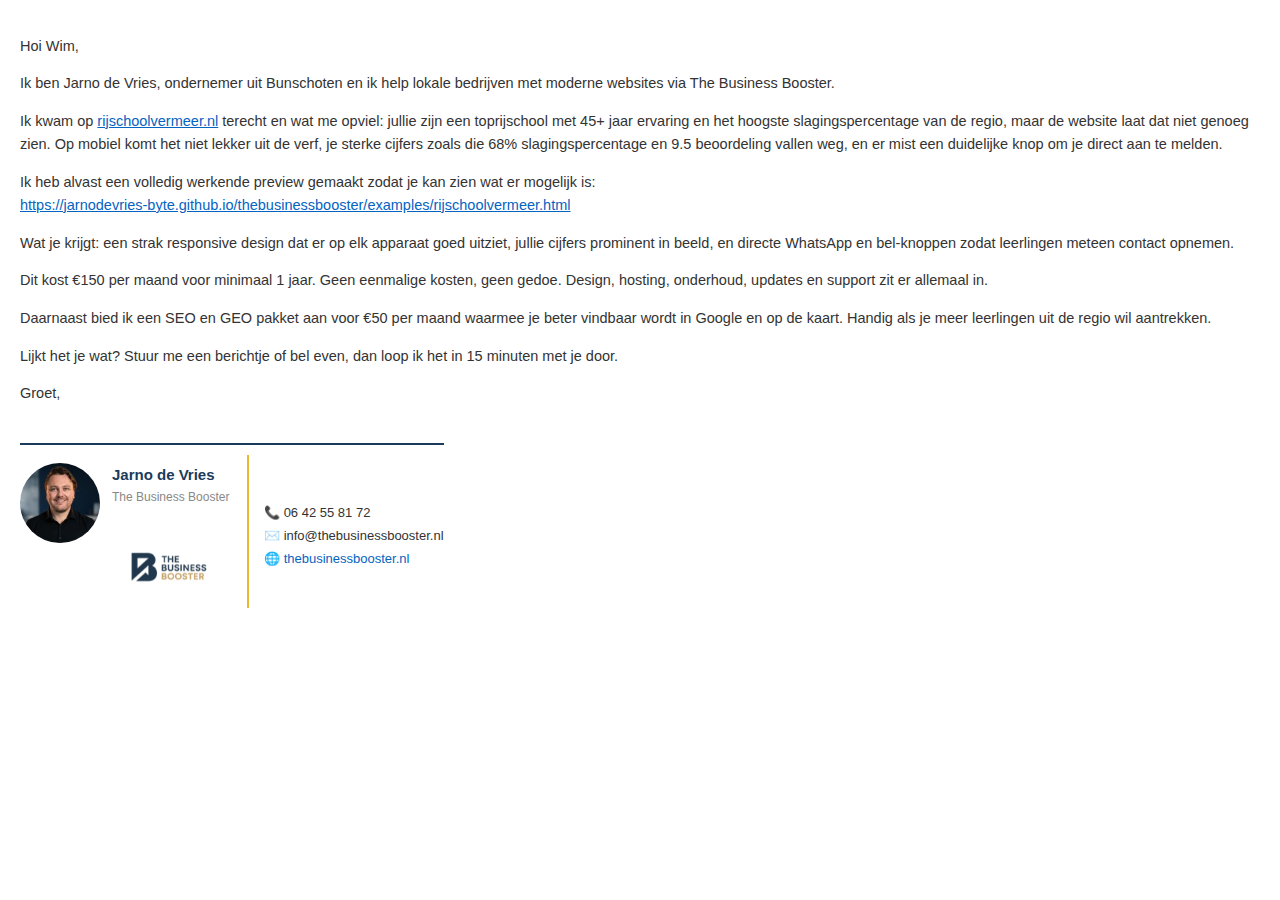
<file: outreach-emails/rijschoolvermeer-outreach.html>
<!DOCTYPE html>
<html>
<head><meta charset="UTF-8"></head>
<body style="margin:0;padding:20px;font-family:Calibri,Arial,sans-serif;font-size:14.5px;color:#333;line-height:1.6;">

<p>Hoi Wim,</p>

<p>Ik ben Jarno de Vries, ondernemer uit Bunschoten en ik help lokale bedrijven met moderne websites via The Business Booster.</p>

<p>Ik kwam op <a href="https://rijschoolvermeer.nl" style="color:#0563C1;">rijschoolvermeer.nl</a> terecht en wat me opviel: jullie zijn een toprijschool met 45+ jaar ervaring en het hoogste slagingspercentage van de regio, maar de website laat dat niet genoeg zien. Op mobiel komt het niet lekker uit de verf, je sterke cijfers zoals die 68% slagingspercentage en 9.5 beoordeling vallen weg, en er mist een duidelijke knop om je direct aan te melden.</p>

<p>Ik heb alvast een volledig werkende preview gemaakt zodat je kan zien wat er mogelijk is:<br>
<a href="https://jarnodevries-byte.github.io/thebusinessbooster/examples/rijschoolvermeer.html" style="color:#0563C1;">https://jarnodevries-byte.github.io/thebusinessbooster/examples/rijschoolvermeer.html</a></p>

<p>Wat je krijgt: een strak responsive design dat er op elk apparaat goed uitziet, jullie cijfers prominent in beeld, en directe WhatsApp en bel-knoppen zodat leerlingen meteen contact opnemen.</p>

<p>Dit kost €150 per maand voor minimaal 1 jaar. Geen eenmalige kosten, geen gedoe. Design, hosting, onderhoud, updates en support zit er allemaal in.</p>

<p>Daarnaast bied ik een SEO en GEO pakket aan voor €50 per maand waarmee je beter vindbaar wordt in Google en op de kaart. Handig als je meer leerlingen uit de regio wil aantrekken.</p>

<p>Lijkt het je wat? Stuur me een berichtje of bel even, dan loop ik het in 15 minuten met je door.</p>

<p>Groet,</p>

<br>
<table cellpadding="0" cellspacing="0" style="font-family:Calibri,Arial,sans-serif;font-size:13px;color:#555;border-top:2px solid #1a3b5c;padding-top:10px;">
<tr>
<td style="padding-right:12px;vertical-align:top;padding-top:8px;">
<img src="https://jarnodevries-byte.github.io/thebusinessbooster/assets/jarno-photo-small.jpg" alt="Jarno de Vries" width="80" height="80" style="border-radius:50%;display:block;" />
</td>
<td style="padding-right:15px;vertical-align:top;border-right:2px solid #e8b931;padding-top:8px;">
<strong style="font-size:15px;color:#1a3b5c;">Jarno de Vries</strong><br>
<span style="color:#888;font-size:12px;">The Business Booster</span><br><br>
<img src="https://jarnodevries-byte.github.io/thebusinessbooster/assets/tbb-logo-small.png" alt="The Business Booster" width="120" style="display:block;" />
</td>
<td style="padding-left:15px;padding-top:8px;line-height:1.8;">
<span>📞 <a href="tel:0642558172" style="color:#333;text-decoration:none;">06 42 55 81 72</a></span><br>
<span>✉️ <a href="mailto:info@thebusinessbooster.nl" style="color:#333;text-decoration:none;">info@thebusinessbooster.nl</a></span><br>
<span>🌐 <a href="https://thebusinessbooster.nl" style="color:#0563C1;text-decoration:none;">thebusinessbooster.nl</a></span>
</td>
</tr>
</table>

</body>
</html>
</file>
